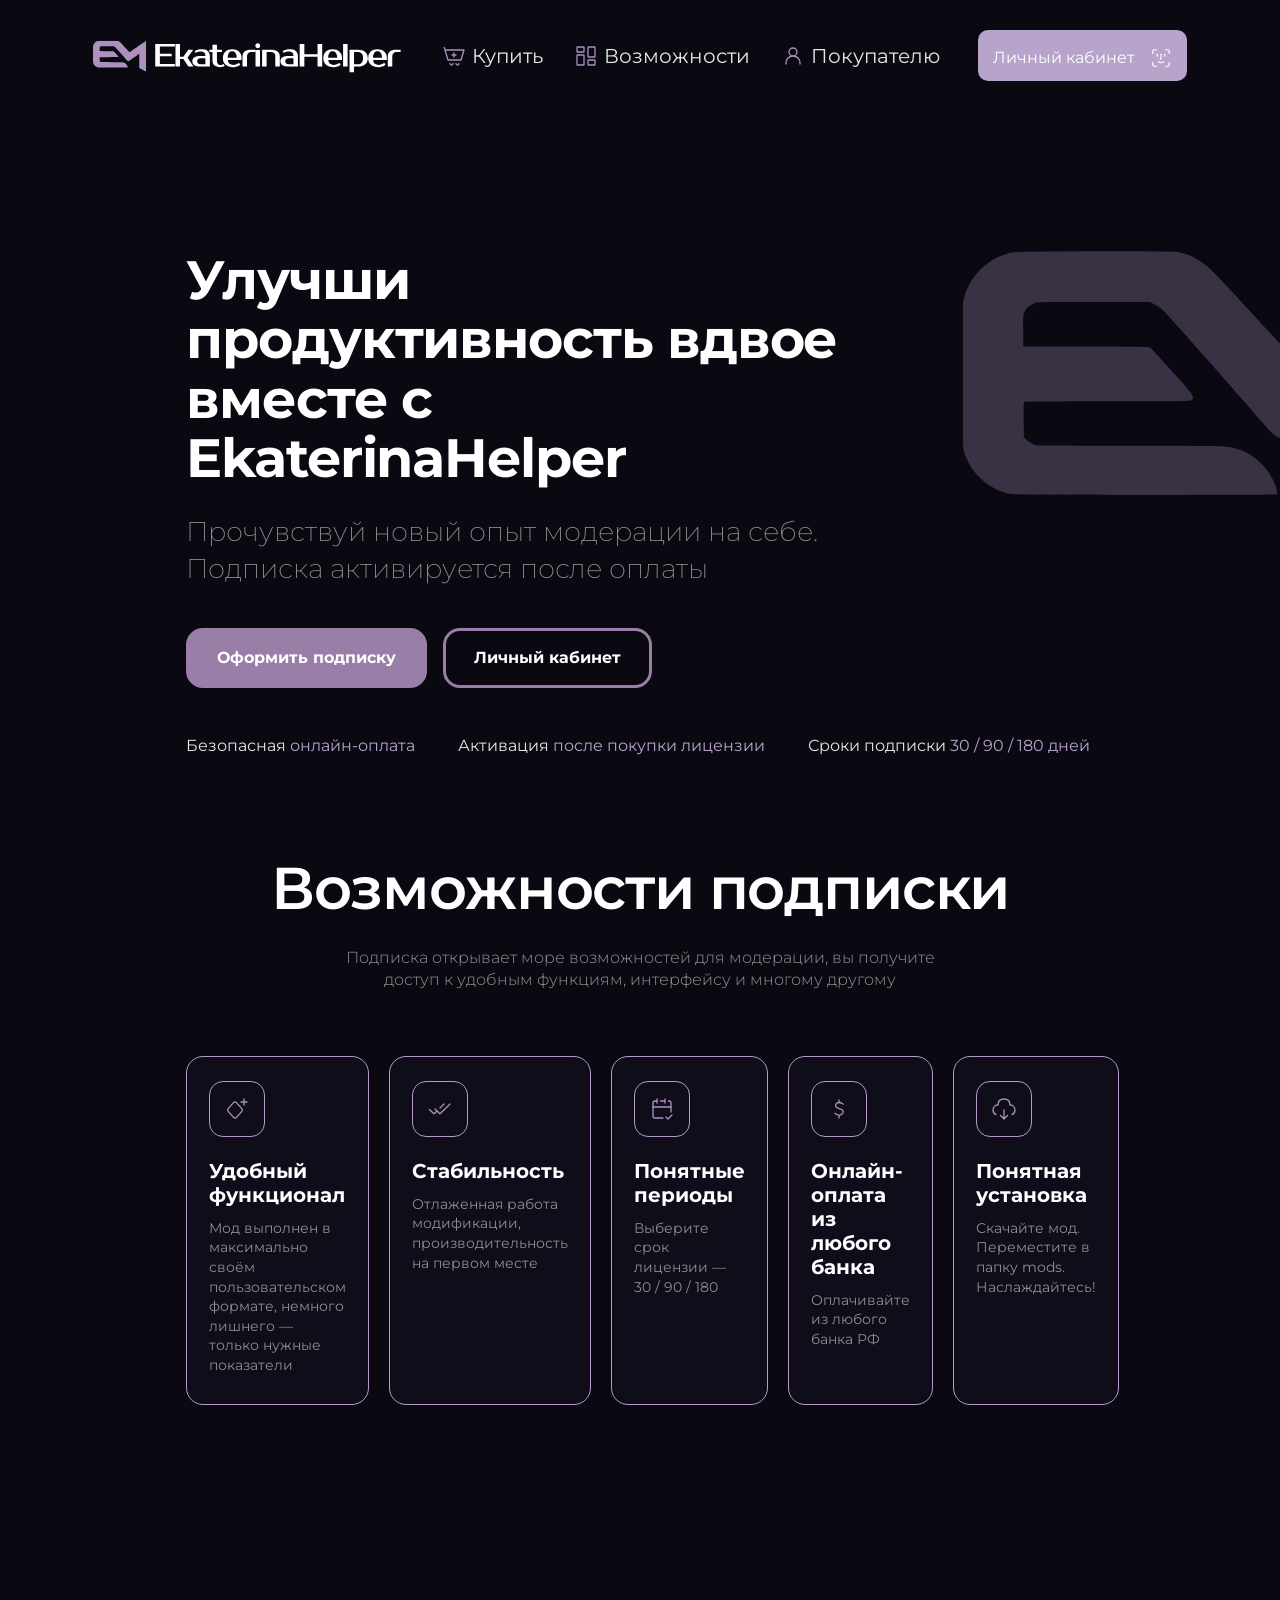
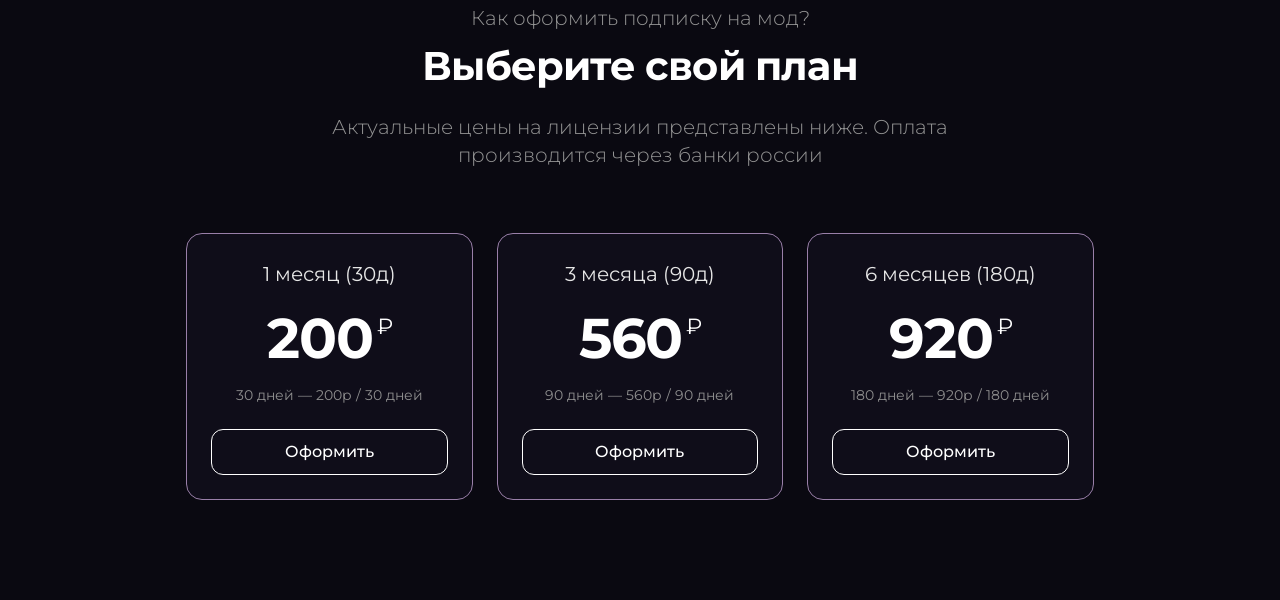
<file: index.html>
<!DOCTYPE html>
<html lang="ru">
<head>
    <meta charset="UTF-8">
    <meta name="viewport" content="width=device-width, initial-scale=1.0">
    <title>EkaterinaHelper | Главная</title>
    <link rel="stylesheet" href="index.css">
    <link rel="shortcut icon" href="images/logotip-favicon.svg" type="image/x-icon">
    <link rel="preconnect" href="https://fonts.googleapis.com">
    <link rel="preconnect" href="https://fonts.gstatic.com" crossorigin>
    <link href="https://fonts.googleapis.com/css2?family=Michroma&family=Montserrat:ital,wght@0,100..900;1,100..900&family=Prosto+One&display=swap" rel="stylesheet">
</head>
<body>
    <header class="header">
        <div class="header__container">
            <a href="/" class="header__logo">
                <img src="images/header-image.svg" alt="EkaterinaHelper">
            </a>

            <nav class="header__nav">
                <ul class="header__list">
                    <li class="header__item">
                        <a href="#pricing" class="header__link">
                            <img src="images/header-list/buy.svg" alt="">
                            <span>Купить</span>
                        </a>
                    </li>
                    <li class="header__item">
                        <a href="#features" class="header__link">
                            <img src="images/header-list/features.svg" alt="">
                            <span>Возможности</span>
                        </a>
                    </li>
                    <li class="header__item">
                        <a href="#" class="header__link">
                            <img src="images/header-list/user.svg" alt="">
                            <span>Покупателю</span>
                        </a>
                    </li>
                </ul>
            </nav>

            <a href="file:///C:/Users/lastestlog/Documents/EkaterinaHTML/for-user-page/user.html" class="header__cabinet">
                <span class="header__cabinet-text">Личный кабинет</span>
                <img class="header__cabinet-icon" src="images/identity.svg" alt="">
            </a>
        </div>
    </header>

    <main>
        <section class="hero">
            <div class="hero__container">

                <div class="hero__content">
                    <h1 class="hero__title">
                        Улучши<br>
                        продуктивность вдвое<br>
                        вместе с<br>
                        <span>EkaterinaHelper</span>
                    </h1>

                    <p class="hero__subtitle">
                        Прочувствуй новый опыт модерации на себе.<br>
                        Подписка активируется после оплаты
                    </p>

                    <div class="hero__buttons">
                        <a href="#" class="hero__btn hero__btn--primary">Оформить подписку</a>
                        <a href="#" class="hero__btn hero__btn--secondary">Личный кабинет</a>
                    </div>

                    <ul class="hero__notes">
                        <li class="hero__note">
                            Безопасная <span>онлайн-оплата</span>
                        </li>
                        <li class="hero__note">
                            Активация <span>после покупки лицензии</span>
                        </li>
                        <li class="hero__note">
                            Сроки подписки <span>30 / 90 / 180 дней</span>
                        </li>
                    </ul>
                </div>

                <!-- ← Логотип теперь СНАРУЖИ hero__content, на уровне сестры -->
                <div class="hero__logo">
                    <img src="images/hero/image.svg" alt="">
                </div>

            </div>
        </section>
        <section class="features" id="features">
    <div class="features__container">

        <h2 class="features__title">Возможности подписки</h2>
        <p class="features__subtitle">
            Подписка открывает море возможностей для модерации, вы получите доступ к удобным функциям, интерфейсу и многому другому
        </p>

        <ul class="features__list">

            <li class="features__card">
                <div class="features__icon">
                    <img src="images/features/functional.svg" alt="">
                </div>
                <h3 class="features__card-title">Удобный функционал</h3>
                <p class="features__card-text">
                    Мод выполнен в максимально своём пользовательском формате, немного лишнего — только нужные показатели
                </p>
            </li>

            <li class="features__card">
                <div class="features__icon">
                    <img src="images/features/stable.svg" alt="">
                </div>
                <h3 class="features__card-title">Стабильность</h3>
                <p class="features__card-text">
                    Отлаженная работа модификации, производительность на первом месте
                </p>
            </li>

            <li class="features__card">
                <div class="features__icon">
                    <img src="images/features/periods.svg" alt="">
                </div>
                <h3 class="features__card-title">Понятные периоды</h3>
                <p class="features__card-text">
                    Выберите срок лицензии — 30 / 90 / 180
                </p>
            </li>

            <li class="features__card">
                <div class="features__icon">
                    <img src="images/features/payment.svg" alt="">
                </div>
                <h3 class="features__card-title">Онлайн-оплата из любого банка</h3>
                <p class="features__card-text">
                    Оплачивайте из любого банка РФ
                </p>
            </li>

            <li class="features__card">
                <div class="features__icon">
                    <img src="images/features/install.svg" alt="">
                </div>
                <h3 class="features__card-title">Понятная установка</h3>
                <p class="features__card-text">
                    Скачайте мод. Переместите в папку mods. Наслаждайтесь!
                </p>
            </li>

        </ul>

    </div>
</section>
<section class="pricing" id="pricing">
    <div class="pricing__container">

        <p class="pricing__eyebrow">Как оформить подписку на мод?</p>
        <h2 class="pricing__title">Выберите свой план</h2>
        <p class="pricing__subtitle">
            Актуальные цены на лицензии представлены ниже. Оплата производится через банки россии
        </p>

        <ul class="pricing__list">

            <li class="pricing__card">
                <h3 class="pricing__period">1 месяц (30д)</h3>

                <div class="pricing__price">
                    200<span class="pricing__currency">₽</span>
                </div>

                <p class="pricing__note">30 дней — 200р / 30 дней</p>

                <a href="#" class="pricing__button">Оформить</a>
            </li>

            <li class="pricing__card">
                <h3 class="pricing__period">3 месяца (90д)</h3>

                <div class="pricing__price">
                    560<span class="pricing__currency">₽</span>
                </div>

                <p class="pricing__note">90 дней — 560р / 90 дней</p>

                <a href="" class="pricing__button">Оформить</a>
            </li>

            <li class="pricing__card">
                <h3 class="pricing__period">6 месяцев (180д)</h3>

                <div class="pricing__price">
                    920<span class="pricing__currency">₽</span>
                </div>

                <p class="pricing__note">180 дней — 920р / 180 дней</p>

                <a href="" class="pricing__button">Оформить</a>
            </li>

        </ul>

    </div>
</section>
    </main>
</body>
</html>
</file>
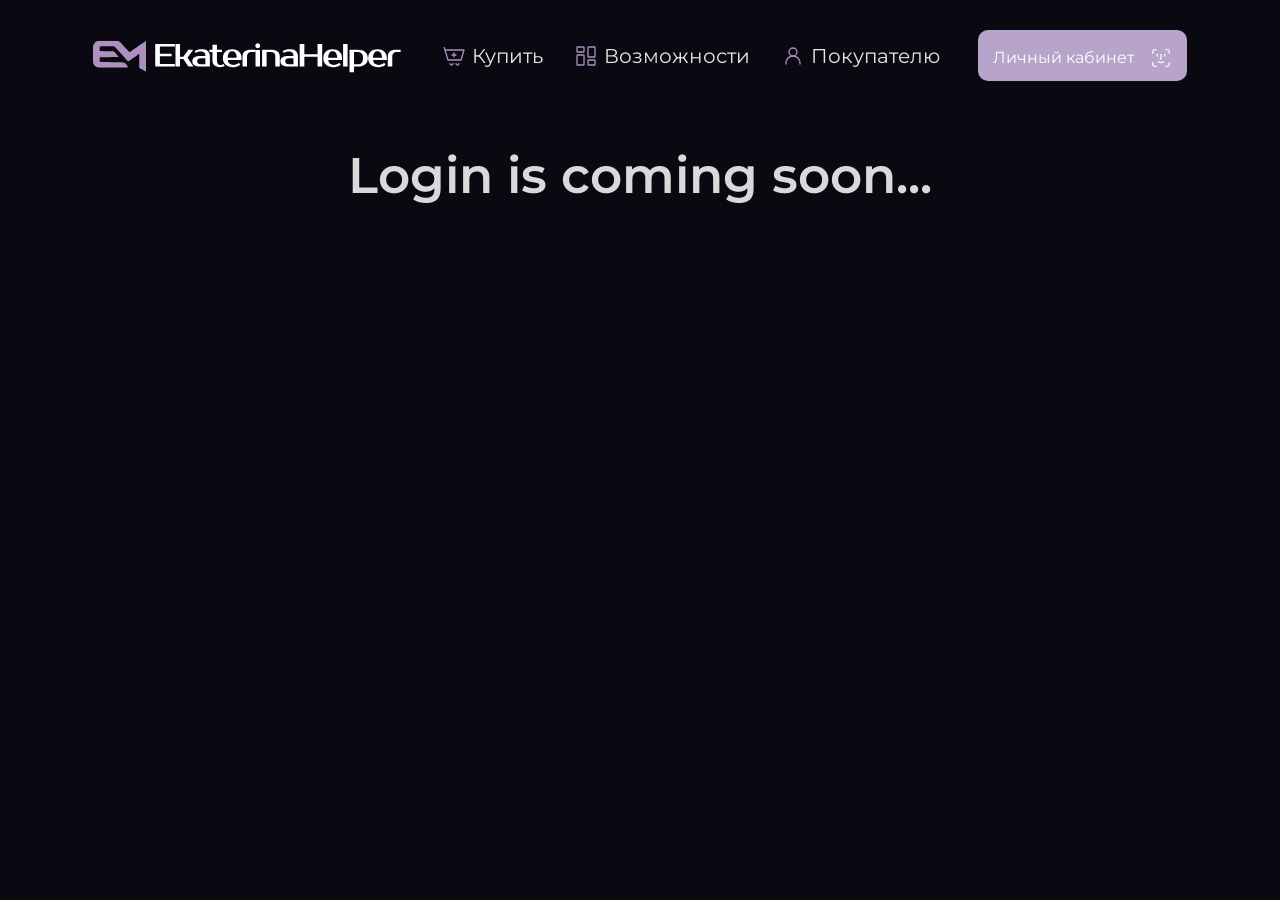
<file: for-user-page/user.html>
<!DOCTYPE html>
<html lang="en">
<head>
    <meta charset="UTF-8">
    <meta name="viewport" content="width=device-width, initial-scale=1.0">
    <title>Ekaterina | Для пользователя</title>
    <link rel="stylesheet" href="user.css">
    <link rel="shortcut icon" href="../images/logotip-favicon.svg" type="image/x-icon">
    <link rel="preconnect" href="https://fonts.googleapis.com">
    <link rel="preconnect" href="https://fonts.gstatic.com" crossorigin>
    <link href="https://fonts.googleapis.com/css2?family=Michroma&family=Montserrat:ital,wght@0,100..900;1,100..900&family=Prosto+One&display=swap" rel="stylesheet">
</head>
<body>
    <header class="header">
        <div class="header__container">
            <a href="/" class="header__logo">
                <img src="../images/header-image.svg" alt="EkaterinaHelper">
            </a>

            <nav class="header__nav">
                <ul class="header__list">
                    <li class="header__item">
                        <a href="https://lastestlog50-sys.github.io/EkaterinaHelper/" class="header__link">
                            <img src="../images/header-list/buy.svg" alt="">
                            <span>Купить</span>
                        </a>
                    </li>
                    <li class="header__item">
                        <a href="https://lastestlog50-sys.github.io/EkaterinaHelper/" class="header__link">
                            <img src="../images/header-list/features.svg" alt="">
                            <span>Возможности</span>
                        </a>
                    </li>
                    <li class="header__item">
                        <a href="https://lastestlog50-sys.github.io/EkaterinaHelper/" class="header__link">
                            <img src="../images/header-list/user.svg" alt="">
                            <span>Покупателю</span>
                        </a>
                    </li>
                </ul>
            </nav>

            <a href="https://lastestlog50-sys.github.io/EkaterinaHelper/" class="header__cabinet">
                <span class="header__cabinet-text">Личный кабинет</span>
                <img class="header__cabinet-icon" src="../images/identity.svg" alt="">
            </a>
        </div>
    </header>
    <main>
        <hero class="hero">
            <div class="hero__container">
                <h1 class="hero__title">
                    Login is coming soon...
                </h1>
            </div>
        </hero>
    </main>
</body>
</html>
</file>
<file: index.css>
/* === Базовый сброс === */
*,
*::before,
*::after {
    box-sizing: border-box;
}

html {
    scroll-behavior: smooth;
}

body {
    margin: 0;
    font-family: "Montserrat", system-ui, sans-serif;
    background: #0A0911;
    color: #fff;
}

img {
    display: block;
    max-width: 100%;
}

a {
    color: inherit;
    text-decoration: none;
}

ul {
    list-style: none;
    margin: 0;
    padding: 0;
}

/* === Хедер === */
.header {
    padding: 30px 93px;
    /* убрал max-width и max-height — они ломали раскладку */
}

.header__container {
    display: flex;
    align-items: center;
    justify-content: space-between;
    gap: 40px;
    /* убрал max-width: 1200px и padding: 0 20px — конфликтовали с 93px у .header */
}

.header__logo img {
    height: 40px;
    width: auto;
    display: block;
}

.header__nav {
    flex: 1;
    display: flex;
    justify-content: center;
}

.header__list {
    display: flex;
    align-items: center;
    gap: 32px;
}

.header__link {
    display: flex;
    align-items: center;
    gap: 6px;

    font-size: 20px;
    color: #e6e6e6;
    transition: color 0.2s ease;
}

.header__link img {
    width: 24px;
    height: 24px;
}

.header__link:hover {
    color: #b8a4cb;
}

.header__cabinet {
    display: inline-flex;
    align-items: center;
    gap: 15px;

    padding: 17px 15px 12px 15px;
    background: #b8a4cb;
    color: #fff;
    border-radius: 10px;

    font-size: 16px;
    line-height: 1;
    white-space: nowrap;

    transition: background 0.2s ease;
}

.header__cabinet:hover {
    background: #a48fb9;
}

.header__cabinet-icon {
    width: 22px;
    height: 22px;
    flex-shrink: 0;
}

/* === HERO === */
.hero {
    padding-inline: 186px;
    padding-top: 140px; /* ← 140px от низа хедера до верха hero-контента */
}

.hero__container {
    display: flex;
    align-items: flex-start;      /* лого и контент — по верху */
    justify-content: space-between; /* контент слева, лого справа */
    gap: 60px;
    /* убрал padding-top: 100px — теперь это на .hero */
}

/* Левая колонка */
.hero__content {
    flex: 1 1 auto;
    max-width: 717px;
}

.hero__title {
    margin: 0 0 24px;
    font-size: 54px;
    font-weight: 700;
    line-height: 1.1;          /* было не задано — строки слипались */
    letter-spacing: -0.02em;   /* было -8% — в CSS % не работает */
    color: #fff;
}

.hero__title span {
    /* EkaterinaHelper — можно другим цветом */
}

.hero__subtitle {
    margin: 0 0 40px;          /* отступ до кнопок */
    font-weight: 200;
    font-size: 27px;
    line-height: 1.4;
    color: #949494;
}

/* Кнопки */
.hero__buttons {
    display: flex;
    align-items: center;
    gap: 16px;
    margin-bottom: 48px;       /* отступ до notes */
}

.hero__btn {
    display: inline-flex;
    align-items: center;
    justify-content: center;

    padding: 19px 28px;        /* увеличь боковые отступы */
    border-radius: 17px;

    font-size: 16px;
    font-weight: 700;
    line-height: 1;
    white-space: nowrap;

    transition: background 0.2s, border-color 0.2s, color 0.2s;
}

.hero__btn--primary {
    background: #997FA8;
    color: #fff;
    border: 3px solid #997FA8; /* рамка того же цвета — размеры совпадут с secondary */
}

.hero__btn--primary:hover {
    background: #876d96;
    border-color: #876d96;
}

.hero__btn--secondary {
    background: transparent;
    color: #fff;
    border: 3px solid #997FA8;
}

.hero__btn--secondary:hover {
    background: rgba(153, 127, 168, 0.15);
    color: #CFCCED;
    border-color: #CFCCED;
}

/* Notes */
.hero__notes {
    display: flex;
    flex-wrap: nowrap;
    align-items: center;

    margin: 0;
    padding: 0;
    list-style: none;
}

.hero__note {
    flex-shrink: 0;
    white-space: nowrap;

    font-size: 16px;
    color: #e6e6e6;
}

.hero__note span {
    color: #b8a4cb; /* вторая часть серым/фиолетовым */
}

/* отступ между пунктами — только между, не вокруг первого */
.hero__note + .hero__note {
    margin-left: 43px;
}

/* Правая колонка — лого */
.hero__logo {
    flex: 0 0 auto;
    margin-left: auto;         /* прижимает к правому краю */
    align-self: flex-start;    /* по верху, как и контент */
    /* убрал position: absolute — больше не нужен */
}

.hero__logo img {
    display: block;
    width: 480px;              /* подгони под макет */
    height: auto;
}

/* === FEATURES === */
.features {
    padding: 100px 186px;
}

.features__container {
    max-width: 1560px;
    margin: 0 auto;
}

/* Заголовок */
.features__title {
    margin: 0 0 24px;

    font-family: "Montserrat", sans-serif;
    font-size: 59px;
    font-weight: 600;
    line-height: 1.15;
    letter-spacing: -0.02em;
    color: #ffffff;
    text-align: center;
}

/* Подзаголовок */
.features__subtitle {
    max-width: 640px;
    margin: 0 auto 64px;

    font-family: "Montserrat", sans-serif;
    font-size: 16px;
    font-weight: 300;
    line-height: 1.4;
    color: #949494;
    text-align: center;
}

/* Сетка карточек */
.features__list {
    display: grid;
    grid-template-columns: repeat(5, 1fr);
    gap: 20px;

    margin: 0;
    padding: 0;
    list-style: none;
}

/* Карточка */
.features__card {
    display: flex;
    flex-direction: column;

    padding: 24px 22px 28px;

    background: #0F0D19;
    border: 0.5px solid rgba(182, 154, 199, 205);
    border-radius: 17px;

    min-height: 230px;

    transition: border-color 0.2s, background 0.2s;
}

.features__card:hover {
    border-color: C4A5D5;
    background: #141221;
}

/* Плашка с иконкой */
.features__icon {
    display: flex;
    align-items: center;
    justify-content: center;

    width: 56px;
    height: 56px;
    margin-bottom: 22px;

    background: #0F0D19;
    border: 0.3px solid rgba(182, 154, 199, 205);
    border-radius: 14px;
}

.features__icon img {
    width: 24px;
    height: 24px;
    display: block;
}

/* Заголовок карточки */
.features__card-title {
    margin: 0 0 12px;

    font-family: "Montserrat", sans-serif;
    font-size: 20px;
    font-weight: 700;
    line-height: 1.2;
    color: #ffffff;
}

/* Текст карточки */
.features__card-text {
    margin: 0;

    font-family: "Montserrat", sans-serif;
    font-size: 14px;
    font-weight: 400;
    line-height: 1.4;
    color: #8e8e8e;
}

/* === PRICING === */
.pricing {
    padding: 100px 186px;
}

.pricing__container {
    max-width: 1560px;
    margin: 0 auto;
}

/* Надзаголовок (мелкий серый) */
.pricing__eyebrow {
    margin: 0 0 12px;

    font-family: "Montserrat", sans-serif;
    font-size: 20px;
    font-weight: 300;
    line-height: 1.3;
    color: #949494;
    text-align: center;
}

/* Основной заголовок */
.pricing__title {
    margin: 0 0 24px;

    font-family: "Montserrat", sans-serif;
    font-size: 40px;
    font-weight: 700;
    line-height: 1.15;
    letter-spacing: -0.02em;
    color: #ffffff;
    text-align: center;
}

/* Подзаголовок */
.pricing__subtitle {
    max-width: 640px;
    margin: 0 auto 64px;

    font-family: "Montserrat", sans-serif;
    font-size: 20px;
    font-weight: 300;
    line-height: 1.4;
    color: #949494;
    text-align: center;
}

/* Сетка карточек — 3 колонки */
.pricing__list {
    display: grid;
    grid-template-columns: repeat(3, 1fr);
    gap: 24px;

    margin: 0;
    padding: 0;
    list-style: none;
}

/* Карточка */
.pricing__card {
    display: flex;
    flex-direction: column;
    align-items: center;

    padding: 28px 24px 24px;

    background: #0F0D19;
    border: 1px solid #997FA8;
    border-radius: 16px;

    text-align: center;

    transition: border-color 0.2s, background 0.2s;
}

.pricing__card:hover {
    border-color: #C4A5D5;
    background: #141221;
}

/* "1 месяц (30д)" */
.pricing__period {
    margin: 0 0 24px;

    font-family: "Montserrat", sans-serif;
    font-size: 20px;
    font-weight: 400;
    line-height: 1.2;
    color: #e6e6e6;
}

/* "200 ₽" */
.pricing__price {
    display: flex;
    align-items: flex-start;
    justify-content: center;
    gap: 4px;

    margin-bottom: 20px;

    font-family: "Montserrat", sans-serif;
    font-size: 56px;
    font-weight: 700;
    line-height: 1;
    letter-spacing: -0.02em;
    color: #ffffff;
}

/* ₽ — меньше и ниже */
.pricing__currency {
    font-size: 22px;
    font-weight: 400;
    line-height: 1;
    margin-top: 6px; /* сдвигает ₽ к верху цифры */
    color: #ffffff;
}

/* "30 дней — 200р / 30 дней" */
.pricing__note {
    margin: 0 0 24px;

    font-family: "Montserrat", sans-serif;
    font-size: 14px;
    font-weight: 400;
    line-height: 1.4;
    color: #8e8e8e;
}

/* Кнопка */
.pricing__button {
    display: inline-flex;
    align-items: center;
    justify-content: center;

    width: 100%;
    padding: 14px 20px;

    background: transparent;
    border: 1.5px solid #ffffff;
    border-radius: 12px;

    font-family: "Montserrat", sans-serif;
    font-size: 16px;
    font-weight: 500;
    line-height: 1;
    color: #ffffff;
    text-decoration: none;
    white-space: nowrap;

    transition: background 0.2s, border-color 0.2s, color 0.2s;
}

.pricing__button:hover {
    background: #b8a4cb;
    border-color: #b8a4cb;
    color: #1a1a1a;
}
</file>
<file: for-user-page/user.css>
/* === Базовый сброс === */
*,
*::before,
*::after {
    box-sizing: border-box;
}

html {
    scroll-behavior: smooth;
}

body {
    margin: 0;
    font-family: "Montserrat", system-ui, sans-serif;
    background: #0A0911;
    color: #fff;
}

img {
    display: block;
    max-width: 100%;
}

a {
    color: inherit;
    text-decoration: none;
}

ul {
    list-style: none;
    margin: 0;
    padding: 0;
}

.header {
    padding: 30px 93px;
    /* убрал max-width и max-height — они ломали раскладку */
}

.header__container {
    display: flex;
    align-items: center;
    justify-content: space-between;
    gap: 40px;
    /* убрал max-width: 1200px и padding: 0 20px — конфликтовали с 93px у .header */
}

.header__logo img {
    height: 40px;
    width: auto;
    display: block;
}

.header__nav {
    flex: 1;
    display: flex;
    justify-content: center;
}

.header__list {
    display: flex;
    align-items: center;
    gap: 32px;
}

.header__link {
    display: flex;
    align-items: center;
    gap: 6px;

    font-size: 20px;
    color: #e6e6e6;
    transition: color 0.2s ease;
}

.header__link img {
    width: 24px;
    height: 24px;
}

.header__link:hover {
    color: #b8a4cb;
}

.header__cabinet {
    display: inline-flex;
    align-items: center;
    gap: 15px;

    padding: 17px 15px 12px 15px;
    background: #b8a4cb;
    color: #fff;
    border-radius: 10px;

    font-size: 16px;
    line-height: 1;
    white-space: nowrap;

    transition: background 0.2s ease;
}

.header__cabinet:hover {
    background: #a48fb9;
}

.header__cabinet-icon {
    width: 22px;
    height: 22px;
    flex-shrink: 0;
}

.hero__container {
    display: flex;
    justify-content: center;
    align-items: center;
}

.hero__title {

    font-weight: 600;
    font-size: 50px;
    display: flex;
    color: #D9D9D9;
}
</file>
